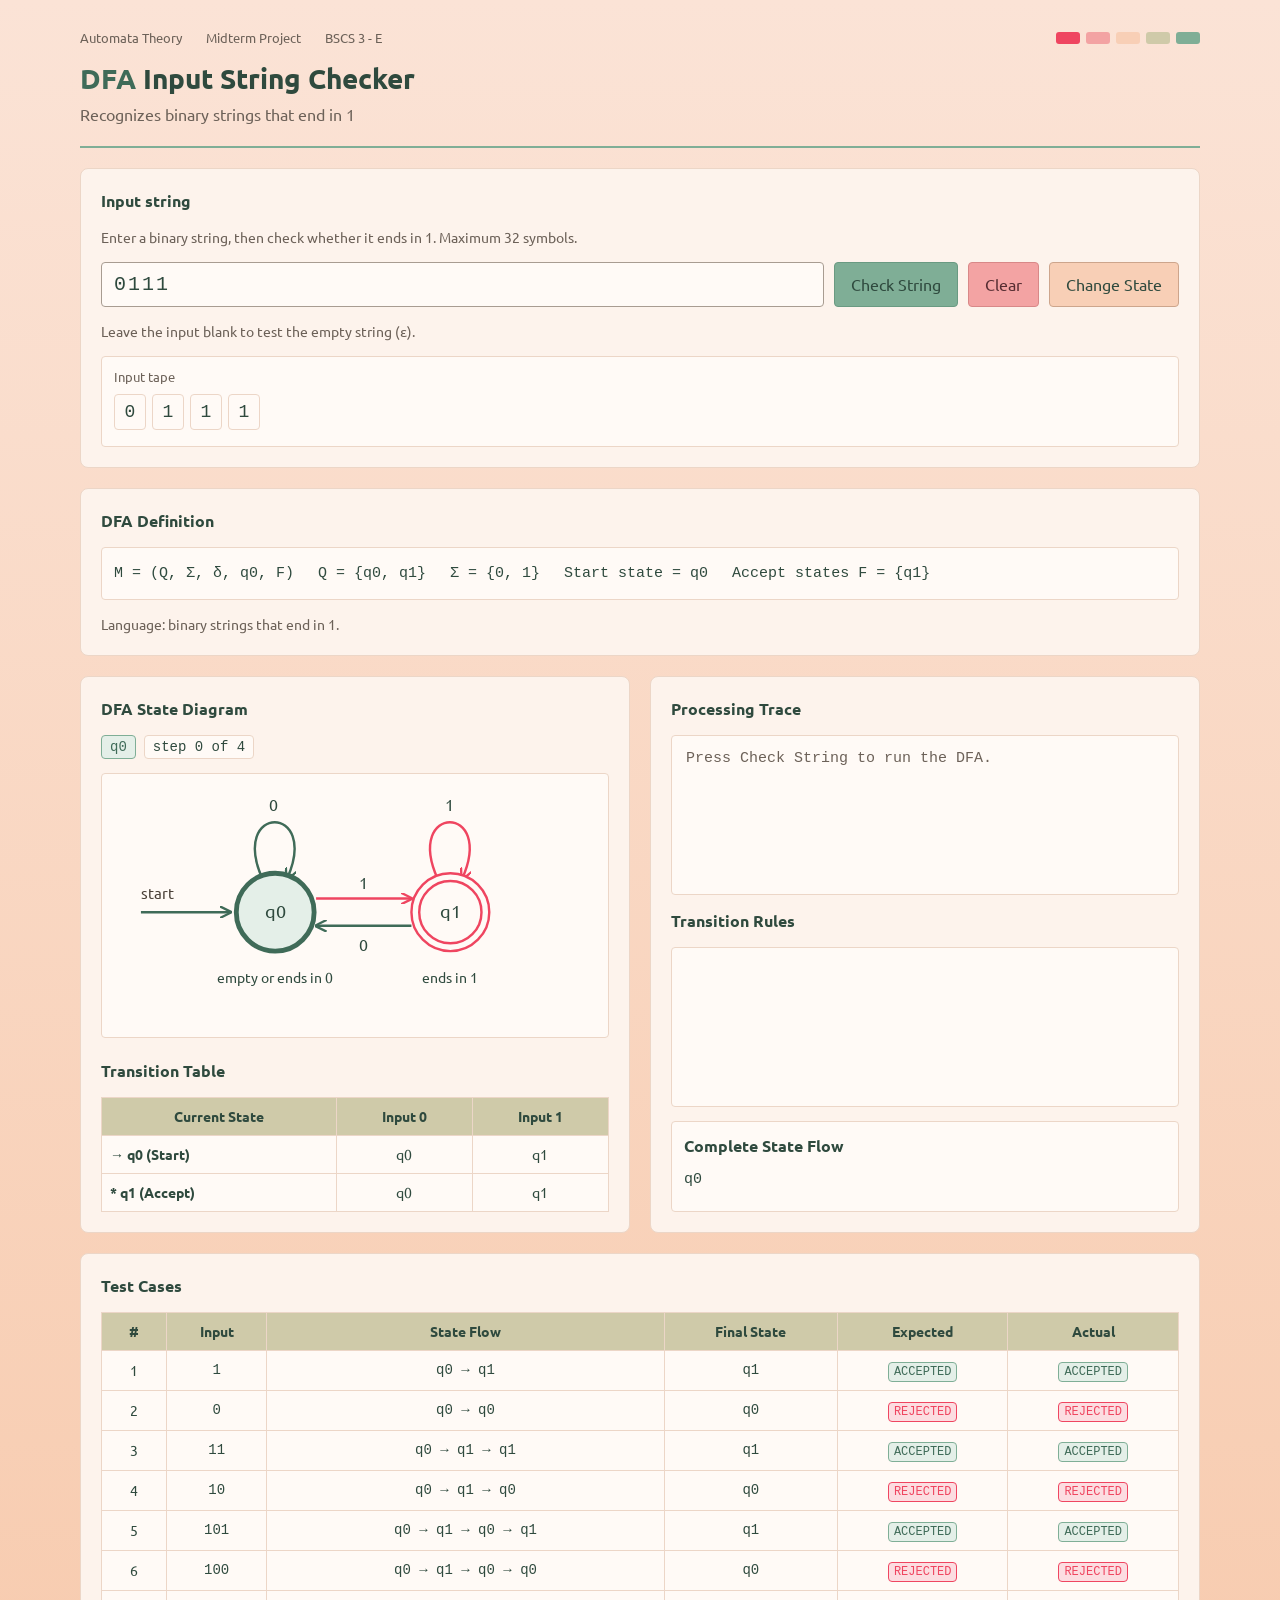
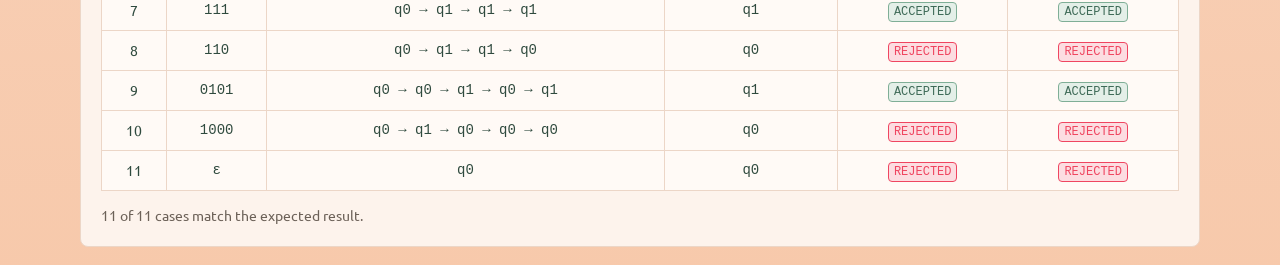
<file: index.html>
<!DOCTYPE html>
<html lang="en">
<head>
<meta charset="UTF-8">
<meta name="viewport" content="width=device-width, initial-scale=1.0">
<title>DFA Input String Checker</title>
<!-- Fonts and Stylesheet -->
<link rel="preconnect" href="https://fonts.googleapis.com">
<link rel="stylesheet" href="https://fonts.googleapis.com/css2?family=Ubuntu:wght@400;500;700&family=Ubuntu+Mono:wght@400;700&display=swap">
<link rel="stylesheet" href="style.css">
</head>
<body>

<!-- Page Wrapper -->
<div class="wrap">
  <!-- Header -->
  <header>
    <div class="meta"><span>Automata Theory</span><span>Midterm Project</span><span>BSCS 3 - E</span><div class="swatch" aria-hidden="true"><i></i><i></i><i></i><i></i><i></i></div></div>
    <div class="brand">
      <div><h1><span>DFA</span> Input String Checker</h1><p id="sub" class="sub">Recognizes binary strings that end in 1</p></div>
    </div>
  </header>

  <!-- Input String -->
  <section class="card">
    <label class="label" for="binaryInput">Input string</label>
    <p id="instr" class="hint">Enter a binary string, then check whether it ends in 1. Maximum 32 symbols.</p>
    <div class="row">
      <input id="binaryInput" value="0111" inputmode="numeric" maxlength="32" autocomplete="off" spellcheck="false" aria-describedby="hint">
      <button id="checkBtn" class="btn-sage">Check String</button>
      <button id="clearBtn" class="btn-peach">Clear</button>
      <button id="changeBtn" class="btn-peach">Change State</button>
    </div>
    <p id="hint" class="hint">Leave the input blank to test the empty string (ε).</p>
    <!-- Input Tape -->
    <div class="tape-panel">
      <span class="tape-label">Input tape</span>
      <div id="tape" class="tape" aria-label="Input symbols"></div>
    </div>
    <!-- The current step and result stay beside the input. -->
    <div id="pop" class="pop" role="status" aria-live="polite" hidden>
      <div class="pop-head"><span id="popTitle" class="label"></span><button class="x" id="closeBtn" aria-label="Dismiss progress">Close</button></div>
      <div class="bar"><i id="bar"></i></div>
      <div id="popBody"></div>
    </div>
  </section>

      <!-- DFA Definition -->
      <section class="card">
        <div class="label">DFA Definition</div>
        <div id="defBox" class="def"></div>
        <p id="defLang" class="hint"></p>
      </section>

  <!-- Two-Column Layout -->
  <div class="cols">
    <!-- Left Column -->
    <div class="col">
      <!-- DFA State Diagram -->
      <section class="card diagram-card">
        <div class="label">DFA State Diagram</div>
        <div class="status">
          <span id="curChip" class="chip cur">q0</span>
          <span id="stepChip" class="chip">step 0 of 0</span>
          <span id="verdictChip" class="chip" hidden></span>
        </div>
        <div class="diagram">
          <svg viewBox="0 0 520 270" role="img" aria-label="State diagram with states q0 and q1">
            <defs>
              <marker id="mg" viewBox="0 0 10 10" refX="9" refY="5" markerWidth="12" markerHeight="12" markerUnits="userSpaceOnUse" orient="auto"><path d="M0 0 10 5 0 10" fill="none" stroke="#3f6b58" stroke-width="2"/></marker>
              <marker id="mc" viewBox="0 0 10 10" refX="9" refY="5" markerWidth="12" markerHeight="12" markerUnits="userSpaceOnUse" orient="auto"><path d="M0 0 10 5 0 10" fill="none" stroke="#ef4560" stroke-width="2"/></marker>
            </defs>
            <g class="edge g" id="e-q0-q0"><path d="M165 108 C130 30 225 30 190 108"/><path class="flow" d="M165 108 C130 30 225 30 190 108" stroke-opacity="0"/><text x="172" y="38">0</text></g>
            <g class="edge c" id="e-q1-q1"><path d="M345 108 C310 30 405 30 370 108"/><path class="flow" d="M345 108 C310 30 405 30 370 108" stroke-opacity="0"/><text x="352" y="38">1</text></g>
            <g class="edge c" id="e-q0-q1"><path d="M220 128 L318 128"/><path class="flow" d="M220 128 L318 128" stroke-opacity="0"/><text x="264" y="118">1</text></g>
            <g class="edge g" id="e-q1-q0"><path d="M318 156 L220 156"/><path class="flow" d="M318 156 L220 156" stroke-opacity="0"/><text x="264" y="182">0</text></g>
            <line x1="40" y1="142" x2="132" y2="142" stroke="#3f6b58" stroke-width="2.5" marker-end="url(#mg)"/>
            <text x="40" y="128" style="font:400 15px var(--f-head);fill:#4a4038">start</text>
            <g class="st" id="s-q0"><circle cx="178" cy="142" r="40"/><text x="178" y="148" text-anchor="middle">q0</text><text class="cap" x="178" y="215" text-anchor="middle">empty or ends in 0</text></g>
            <g class="st" id="s-q1"><circle cx="358" cy="142" r="40"/><circle cx="358" cy="142" r="32" style="fill:none"/><text x="358" y="148" text-anchor="middle">q1</text><text class="cap" x="358" y="215" text-anchor="middle">ends in 1</text></g>
          </svg>
        </div>
        <!-- Transition Table -->
        <div class="label">Transition Table</div>
        <div class="tt-wrap">
          <table class="tt">
            <thead><tr><th>Current State</th><th>Input 0</th><th>Input 1</th></tr></thead>
            <tbody>
              <tr id="r-q0"><th>→ q0 (Start)</th><td id="t-q0-0">q0</td><td id="t-q0-1">q1</td></tr>
              <tr id="r-q1"><th>* q1 (Accept)</th><td id="t-q1-0">q0</td><td id="t-q1-1">q1</td></tr>
            </tbody>
          </table>
        </div>
      </section>


    </div>

    <!-- Right Column -->
    <div class="col">


      <section class="card">
        <!-- Processing Trace -->
        <div class="label">Processing Trace</div>
        <ol id="trace" class="trace" tabindex="0" aria-label="Processing trace, scroll to review steps"></ol>
        <!-- Transition Rules -->
        <div class="label">Transition Rules</div>
        <ol id="rules" class="trace rules" tabindex="0" aria-label="Transition rules, scroll to review steps"></ol>
        <!-- Complete State Flow -->
        <div class="flowbox">
          <div class="label">Complete State Flow</div>
          <div id="path" class="path" tabindex="0" aria-label="Complete state flow"></div>
        </div>
      </section>
    </div>
  </div>
      <!-- Test Cases -->
      <section class="card">
        <div class="label">Test Cases</div>
        <div class="tt-wrap">
          <table class="tt tc">
            <thead><tr><th>#</th><th>Input</th><th>State Flow</th><th>Final State</th><th>Expected</th><th>Actual</th></tr></thead>
            <tbody id="tcBody"></tbody>
          </table>
        </div>
        <p id="tcSummary" class="hint"></p>
      </section>
</div>

<!-- Script -->
<script src="script.js"></script>
</body>
</html>
</file>
<file: style.css>
/* Shared theme: peach background, cream sections, sage and coral highlights. */
:root {
  --peach-1: #fbe3d6;
  --peach-2: #f7c9ab;
  --peach: #f8cfb6;
  --pink: #f3a3a3;
  --sage-beige: #cfcaa9;
  --card-2: #fffaf6;
  --card: #fdf3ec;
  --line: #ecd6c7;
  --ink: #2f4a3e;
  --muted: #6c6158;
  --sage: #7fae96;
  --sage-dark: #3f6b58;
  --coral: #ef4560;
  --coral-soft: #fcdde1;
  --f-head: "Ubuntu", Arial, sans-serif;
  --f-mono: "Ubuntu Mono", Consolas, monospace;
  color-scheme: light;
}

* {
  box-sizing: border-box;
}

[hidden] {
  display: none !important;
}

body {
  margin: 0;
  padding: 28px 20px;
  min-height: 100vh;
  background: linear-gradient(180deg, var(--peach-1), var(--peach-2));
  color: var(--ink);
  font: 16px/1.5 var(--f-head);
}

.wrap {
  max-width: 1120px;
  margin: auto;
  display: grid;
  gap: 20px;
}

header {
  border-bottom: 2px solid var(--sage);
  padding-bottom: 20px;
}

.meta {
  display: flex;
  flex-wrap: wrap;
  gap: 8px 24px;
  font-size: 13px;
  color: var(--muted);
  margin-bottom: 12px;
}

.swatch {
  display: flex;
  align-items: center;
  gap: 6px;
  margin-left: auto;
}

.swatch i {
  display: block;
  width: 24px;
  height: 12px;
  border-radius: 3px;
}

.swatch i:nth-child(1) {
  background: var(--coral);
}

.swatch i:nth-child(2) {
  background: var(--pink);
}

.swatch i:nth-child(3) {
  background: var(--peach);
}

.swatch i:nth-child(4) {
  background: var(--sage-beige);
}

.swatch i:nth-child(5) {
  background: var(--sage);
}

h1 {
  margin: 0;
  font-size: 28px;
  line-height: 1.3;
}

h1 span {
  color: var(--sage-dark);
}

.sub {
  margin: 6px 0 0;
  color: var(--muted);
}

/* Ordinary bordered sections and a two-column layout. */
.card {
  padding: 20px;
  background: var(--card);
  border: 1px solid var(--line);
  border-radius: 8px;
  display: grid;
  gap: 14px;
  min-width: 0;
  align-content: start;
}

.label {
  font-size: 16px;
  font-weight: 700;
  color: var(--ink);
}

.cols {
  display: grid;
  grid-template-columns: 1fr 1fr;
  gap: 20px;
  align-items: stretch;
}

.col {
  display: grid;
  gap: 20px;
  min-width: 0;
}

.diagram-card {
  grid-template-rows: auto auto 1fr auto auto;
  align-content: stretch;
}

.diagram-card .diagram {
  align-self: start;
}

.row {
  display: flex;
  flex-wrap: wrap;
  gap: 10px;
}

#binaryInput {
  flex: 1 1 220px;
  min-width: 0;
  padding: 10px 12px;
  font: 20px var(--f-mono);
  letter-spacing: 2px;
  border: 1px solid #a89c91;
  border-radius: 4px;
  background: var(--card-2);
  color: var(--ink);
}

#binaryInput:focus {
  outline: 2px solid var(--sage-dark);
  outline-offset: 2px;
}

#binaryInput.shake {
  border-color: var(--coral);
}

button {
  padding: 10px 16px;
  border: 1px solid #6a9a82;
  border-radius: 4px;
  font: 16px var(--f-head);
  cursor: pointer;
  color: var(--ink);
}

button:focus-visible {
  outline: 2px solid var(--sage-dark);
  outline-offset: 3px;
}

.btn-sage {
  background: var(--sage);
}

.btn-sage:hover {
  background: #90baa3;
}

.btn-peach,
.x {
  background: var(--peach);
  border-color: #cda58c;
}

.btn-peach:hover,
.x:hover {
  background: #f7ddcc;
}

#clearBtn {
  background: var(--pink);
  border-color: #d88888;
  color: #562d32;
}

#clearBtn:hover {
  background: var(--coral-soft);
}

.hint {
  margin: 0;
  font-size: 14px;
  color: var(--muted);
}

.hint.warn {
  color: var(--coral);
}

/* Input symbols and current status. */
.tape-panel {
  min-width: 0;
  padding: 10px 12px;
  background: var(--card-2);
  border: 1px solid var(--line);
  border-radius: 4px;
}

.tape-label {
  display: block;
  margin-bottom: 6px;
  font-size: 13px;
  color: var(--muted);
}

.tape {
  display: flex;
  gap: 6px;
  overflow-x: auto;
  padding: 2px 0 6px;
}

.cell {
  flex: 0 0 32px;
  height: 36px;
  display: grid;
  place-items: center;
  font: 18px var(--f-mono);
  border: 1px solid var(--line);
  background: var(--card-2);
  border-radius: 4px;
}

.cell.done {
  background: #e4efe8;
}

.cell.active {
  background: var(--coral-soft);
  border: 2px solid var(--coral);
}

.tape-empty {
  color: var(--muted);
  font-family: var(--f-mono);
}

.status {
  display: flex;
  flex-wrap: wrap;
  gap: 8px;
}

.chip {
  display: inline-block;
  padding: 3px 8px;
  font: 14px var(--f-mono);
  border: 1px solid var(--line);
  border-radius: 4px;
  background: var(--card-2);
}

.chip.cur,
.chip.ok {
  background: #e4efe8;
  color: var(--sage-dark);
  border-color: var(--sage);
}

.chip.bad {
  background: var(--coral-soft);
  color: var(--coral);
  border-color: var(--coral);
}

/* State diagram: plain lines, with a thicker border for the active state. */
.diagram {
  background: var(--card-2);
  border: 1px solid var(--line);
  border-radius: 4px;
}

.diagram svg {
  display: block;
  width: 100%;
  height: auto;
}

.st circle {
  fill: var(--card-2);
  stroke-width: 2.5;
}

#s-q0 circle {
  stroke: var(--sage-dark);
}

#s-q1 circle {
  stroke: var(--coral);
}

.st text {
  font: 18px var(--f-head);
  fill: var(--ink);
}

.st .cap {
  font-size: 14px;
}

.st.current circle {
  stroke-width: 5;
}

.st.current circle:first-of-type,
.st.final-ok circle:first-of-type {
  fill: #e4efe8;
}

.st.next circle:first-of-type {
  stroke-dasharray: 5 4;
}

.st.final-ok circle,
.st.final-bad circle {
  stroke-width: 5;
}

.st.final-bad circle:first-of-type {
  fill: var(--coral-soft);
}

.edge path {
  fill: none;
  stroke-width: 2.5;
}

.edge.g path {
  stroke: var(--sage-dark);
}

.edge.c path {
  stroke: var(--coral);
}

.edge.g path:first-child {
  marker-end: url(#mg);
}

.edge.c path:first-child {
  marker-end: url(#mc);
}

.edge text {
  font: 16px var(--f-head);
  fill: var(--ink);
}

.edge.active path:first-child {
  stroke-width: 5;
}

.edge.active text {
  font-weight: bold;
}

/* Animate only the transition being read by the DFA. */
.st circle {
  transition:
    fill 0.25s,
    stroke-width 0.25s;
}

.edge path {
  transition: stroke-width 0.25s;
}

.edge.active .flow {
  stroke-opacity: 1 !important;
  stroke: white;
  stroke-width: 2;
  stroke-dasharray: 4 10;
  animation: flow 0.7s linear infinite;
}

@keyframes flow {
  to {
    stroke-dashoffset: -14;
  }
}

/* Tables and the processing log. */
.tt-wrap {
  overflow-x: auto;
}

.tt {
  width: 100%;
  border-collapse: collapse;
  font-size: 14px;
  background: var(--card-2);
}

.tt th,
.tt td {
  border: 1px solid var(--line);
  padding: 8px;
  text-align: center;
}

.tt thead th {
  background: var(--sage-beige);
}

.tt tbody th {
  text-align: left;
}

.tt tr.row-on th,
.tt th.fin-ok {
  background: #e4efe8;
}

.tt td.glow,
.tt th.fin-bad {
  background: var(--coral-soft);
  color: var(--coral);
  font-weight: bold;
}

.tt td.glow {
  animation: pulse 1s ease-in-out infinite;
}

@keyframes pulse {
  50% {
    box-shadow: inset 0 0 0 2px var(--coral);
  }
}

.tc td.mono {
  font-family: var(--f-mono);
  white-space: nowrap;
}

.tc .chip {
  font-size: 12px;
  padding: 2px 5px;
}

.tc tr.mismatch td {
  background: var(--coral-soft);
}

.trace {
  margin: 0;
  padding: 6px;
  height: 160px;
  overflow-y: auto;
  overscroll-behavior: contain;
  border: 1px solid var(--line);
  border-radius: 4px;
  background: var(--card-2);
  list-style: none;
  font: 15px/1.8 var(--f-mono);
  overflow-wrap: anywhere;
}

.trace:focus-visible,
.path:focus-visible {
  outline: 2px solid var(--sage-dark);
  outline-offset: 2px;
}

.trace li {
  padding: 3px 8px;
}

.trace li.now,
.trace li.fin-bad {
  background: var(--coral-soft);
  color: var(--coral);
}

.trace li.fin-ok {
  background: #e4efe8;
}

.trace li.empty {
  color: var(--muted);
}

.flowbox,
.def {
  min-width: 0;
  padding: 12px;
  background: var(--card-2);
  border: 1px solid var(--line);
  border-radius: 4px;
}

.def {
  display: flex;
  flex-wrap: wrap;
  gap: 8px 24px;
  font: 15px/1.8 var(--f-mono);
}

.path {
  min-width: 0;
  max-width: 100%;
  margin-top: 8px;
  font: 15px/1.8 var(--f-mono);
  overflow-x: auto;
  white-space: nowrap;
  padding-bottom: 6px;
}

.path .a {
  margin: 0 5px;
}

/* Progress stays in the page instead of floating over other sections. */
.pop {
  padding: 14px;
  background: var(--card-2);
  border: 1px solid var(--sage);
  border-radius: 4px;
  display: grid;
  gap: 10px;
}

.pop.bad {
  background: var(--coral-soft);
  border-color: var(--coral);
}

.pop-head {
  display: flex;
  justify-content: space-between;
  align-items: center;
  gap: 12px;
}

.x {
  padding: 4px 10px;
  font-size: 13px;
}

.bar {
  height: 5px;
  background: #ddd;
}

.bar i {
  display: block;
  height: 100%;
  background: var(--sage-dark);
}

.big {
  font: 20px/1.5 var(--f-mono);
}

.big .sym {
  font-size: 16px;
  color: var(--muted);
}

.verdict {
  font-size: 22px;
  font-weight: bold;
}

.pop.ok .verdict {
  color: var(--sage-dark);
}

.pop.bad .verdict {
  color: var(--coral);
}

@media (max-width: 760px) {
  body {
    padding: 18px 12px;
  }
  .cols {
    grid-template-columns: 1fr;
  }
  .card {
    padding: 16px;
  }
  h1 {
    font-size: 24px;
  }
}

@media (prefers-reduced-motion: reduce) {
  * {
    animation: none !important;
    transition: none !important;
  }
}
</file>
